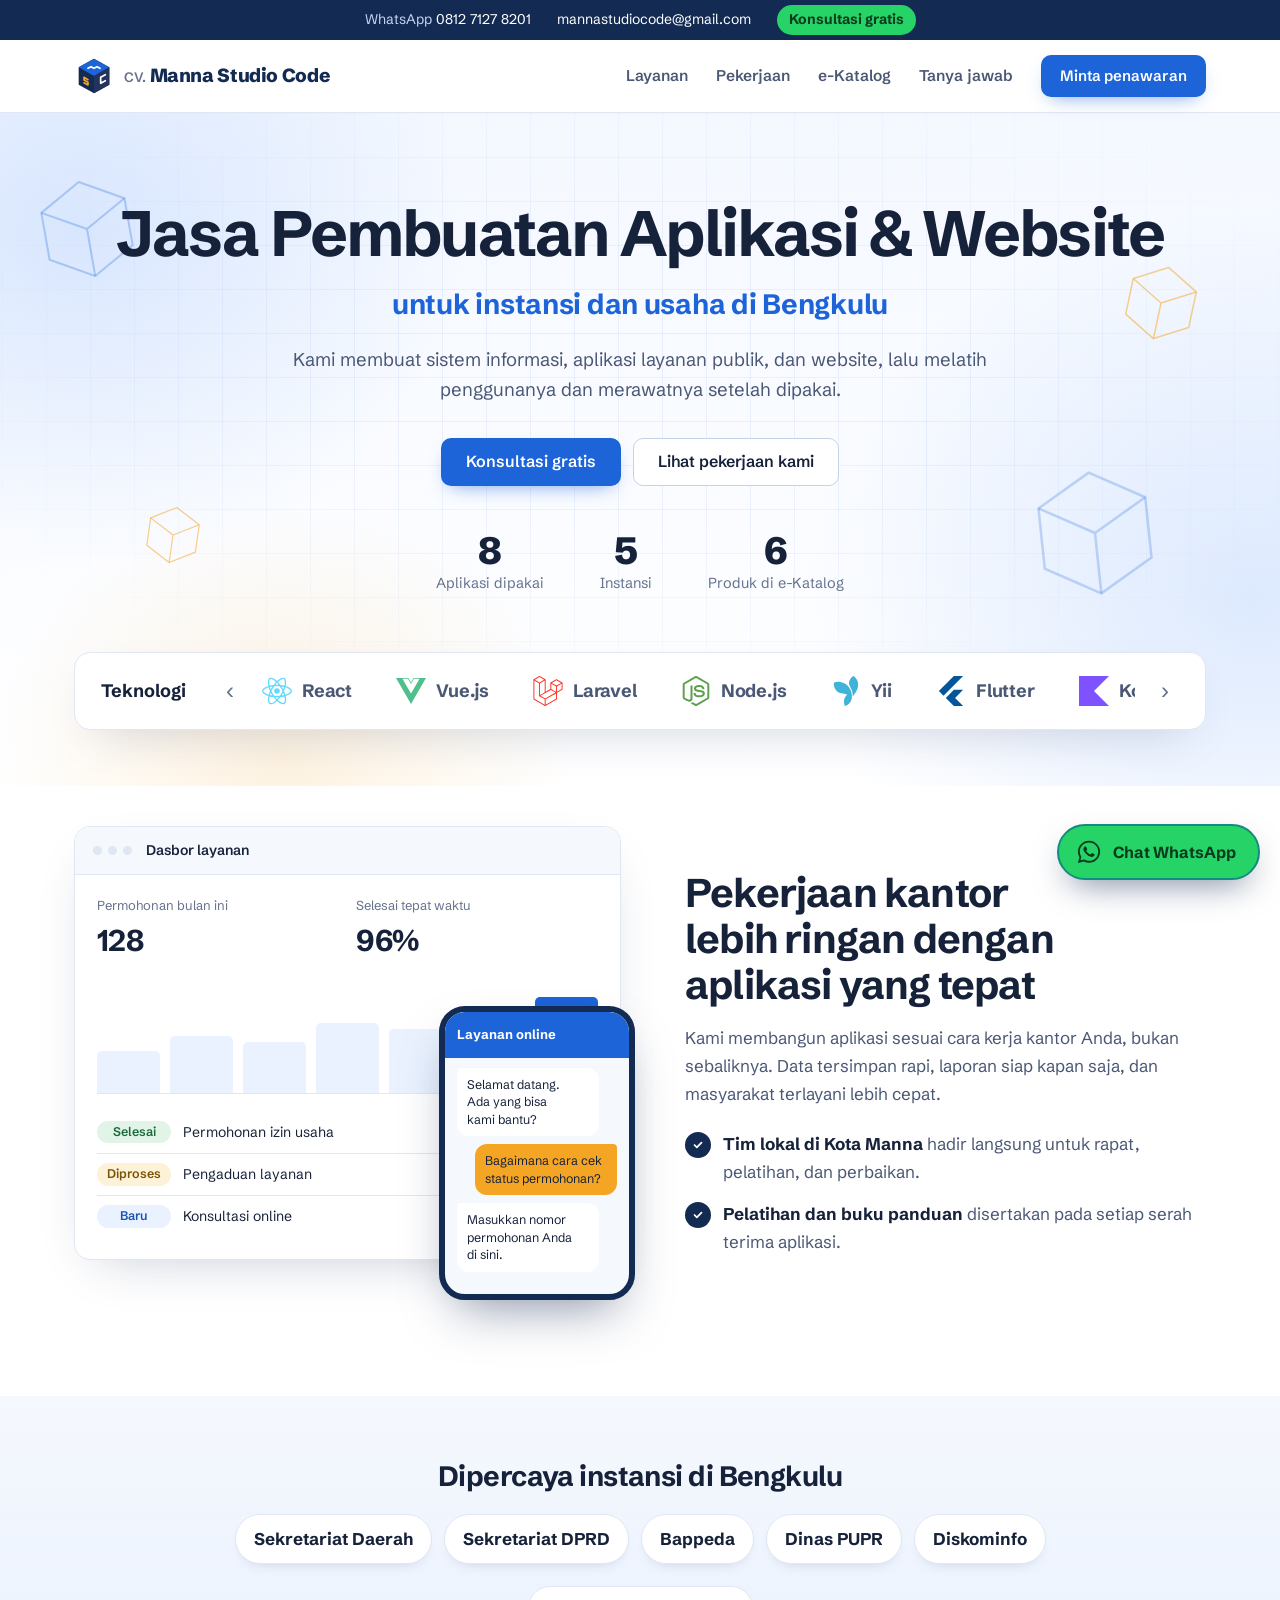
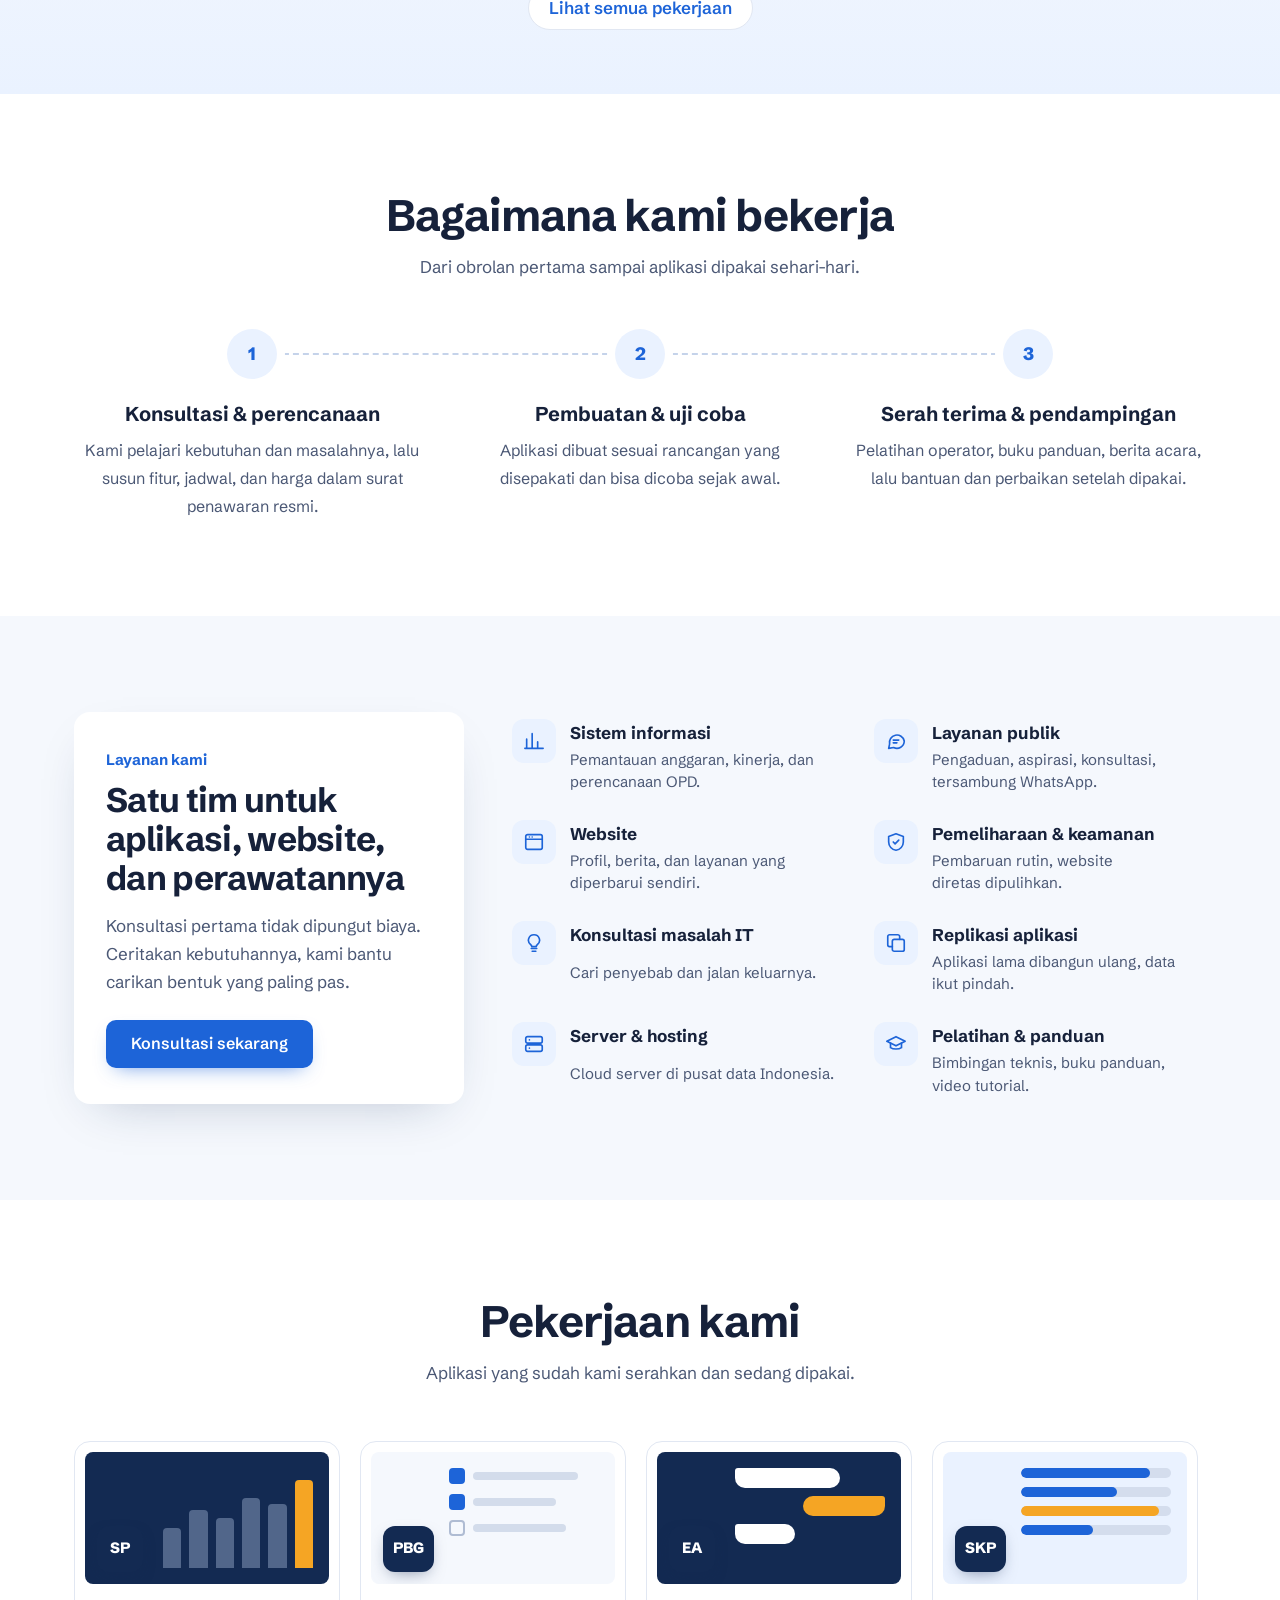
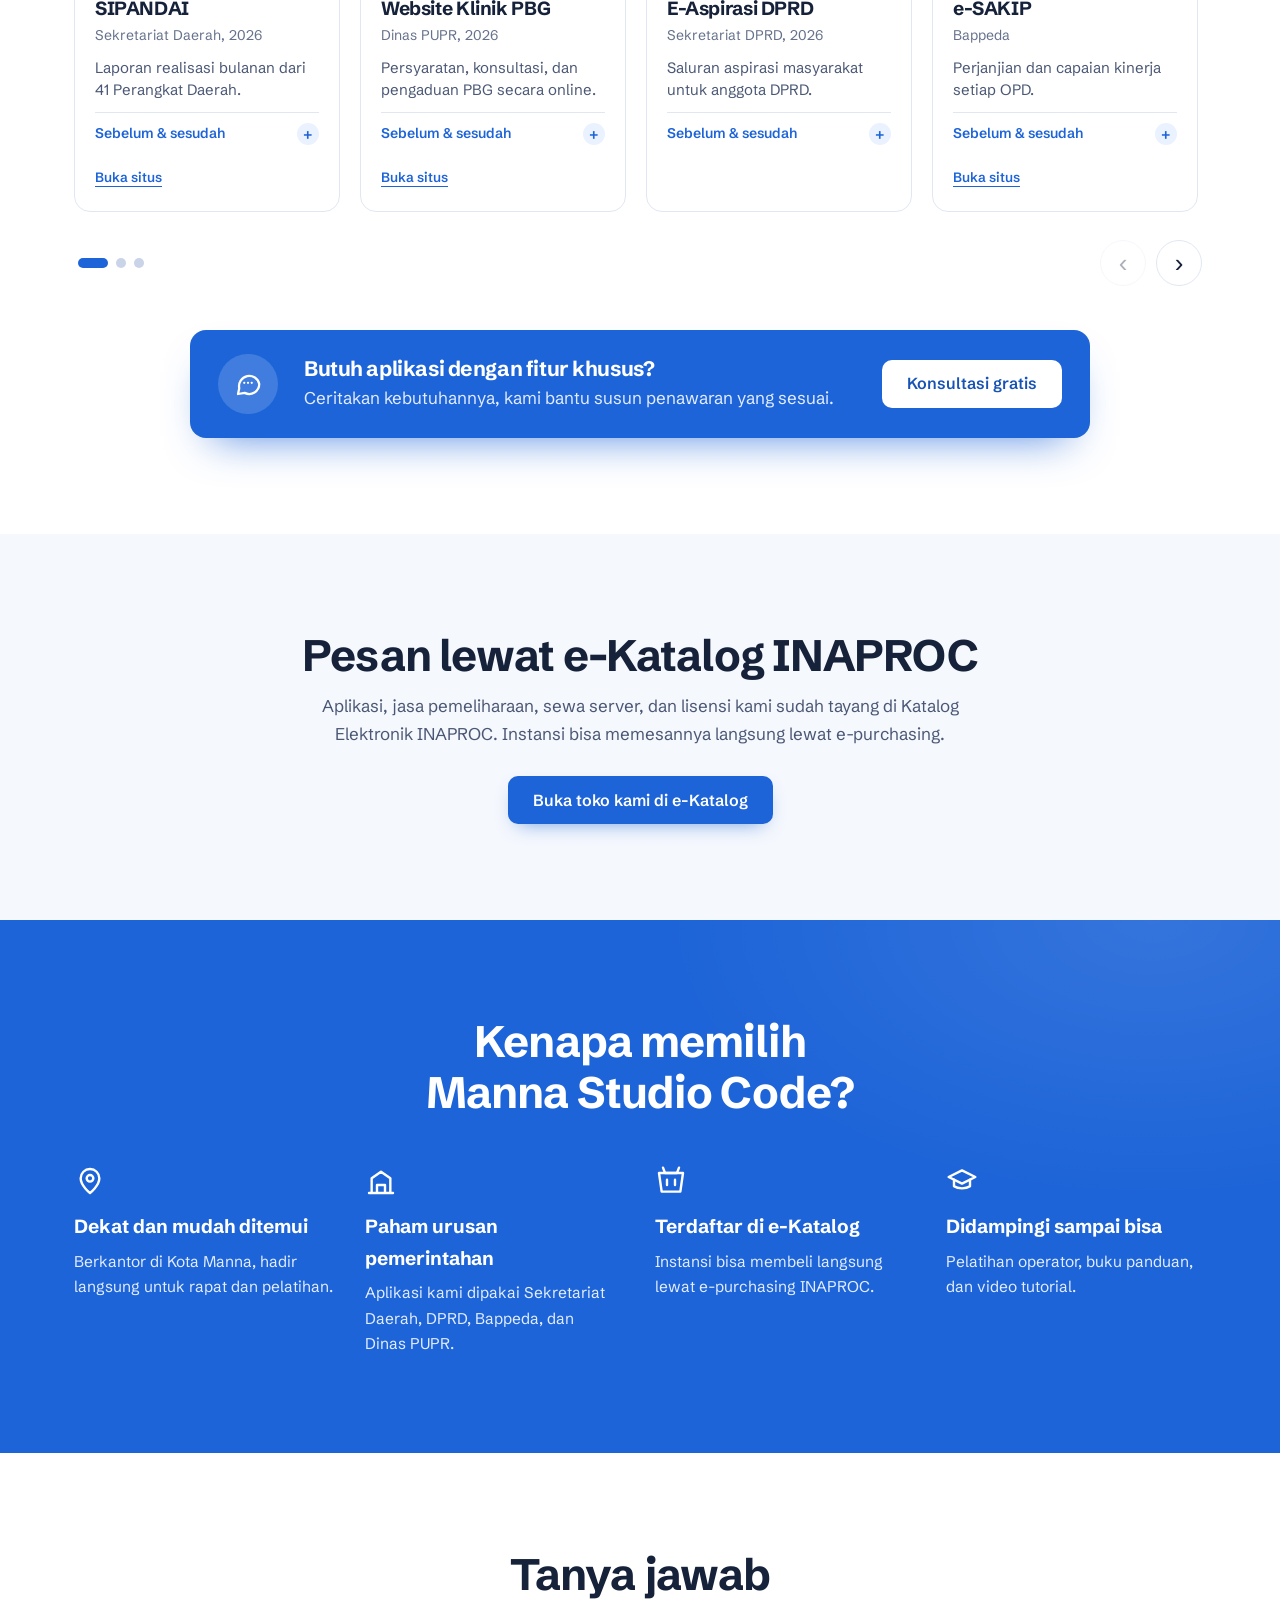
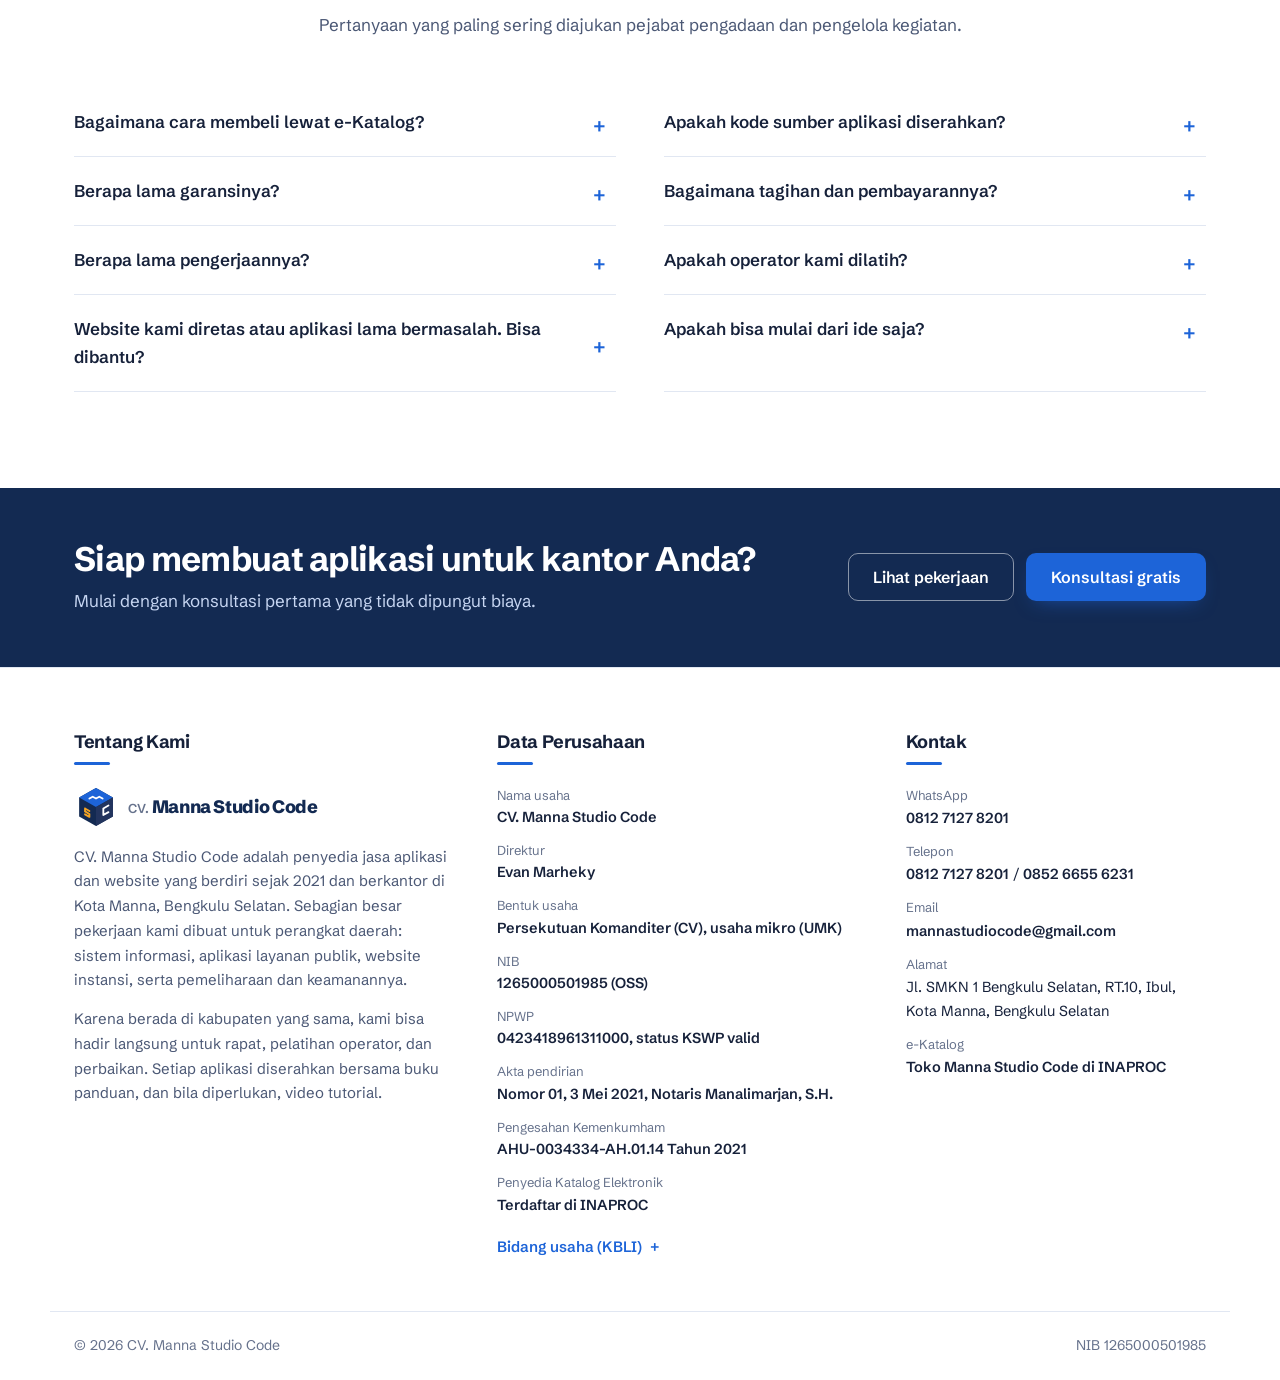
<file: index.html>
<!DOCTYPE html>
<html lang="id">
<head>
  <meta charset="utf-8">
  <meta name="viewport" content="width=device-width, initial-scale=1">
  <title>Jasa Aplikasi &amp; Website Bengkulu | Manna Studio Code</title>
  <meta name="description" content="Jasa pembuatan aplikasi, sistem informasi, dan website untuk instansi dan usaha di Bengkulu. Tim lokal Kota Manna, konsultasi pertama gratis.">
  <link rel="canonical" href="https://mannastudiocode-gif.github.io/manna-studio-code/">
  <meta name="theme-color" content="#FFFFFF">
  <link rel="icon" href="assets/msc-mark.svg" type="image/svg+xml">
  <link rel="icon" href="assets/favicon-32.png" sizes="32x32" type="image/png">
  <link rel="apple-touch-icon" href="assets/apple-touch-icon.png">
  <meta property="og:type" content="website">
  <meta property="og:locale" content="id_ID">
  <meta property="og:site_name" content="CV. Manna Studio Code">
  <meta property="og:title" content="Jasa Aplikasi &amp; Website Bengkulu | Manna Studio Code">
  <meta property="og:description" content="Aplikasi, sistem informasi, dan website untuk instansi dan usaha di Bengkulu. Konsultasi pertama gratis lewat WhatsApp.">
  <meta property="og:url" content="https://mannastudiocode-gif.github.io/manna-studio-code/">
  <meta property="og:image" content="https://mannastudiocode-gif.github.io/manna-studio-code/assets/msc-logo-og.png">
  <meta property="og:image:width" content="1200">
  <meta property="og:image:height" content="630">
  <meta name="twitter:card" content="summary_large_image">
  <script type="application/ld+json">
  {
    "@context": "https://schema.org",
    "@type": "ProfessionalService",
    "name": "CV. Manna Studio Code",
    "description": "Jasa pembuatan aplikasi, sistem informasi, dan website untuk instansi dan usaha.",
    "url": "https://mannastudiocode-gif.github.io/manna-studio-code/",
    "logo": "https://mannastudiocode-gif.github.io/manna-studio-code/assets/msc-mark-512.png",
    "image": "https://mannastudiocode-gif.github.io/manna-studio-code/assets/msc-logo-og.png",
    "telephone": ["+62-812-7127-8201", "+62-852-6655-6231"],
    "email": "mannastudiocode@gmail.com",
    "address": {
      "@type": "PostalAddress",
      "streetAddress": "Jl. SMKN 1 Bengkulu Selatan, RT.10, Ibul",
      "addressLocality": "Kota Manna",
      "addressRegion": "Bengkulu",
      "addressCountry": "ID"
    },
    "areaServed": [
      { "@type": "AdministrativeArea", "name": "Kabupaten Bengkulu Selatan" },
      { "@type": "AdministrativeArea", "name": "Provinsi Bengkulu" }
    ],
    "knowsAbout": ["Sistem informasi pemerintahan", "Aplikasi layanan publik", "Pembuatan website"],
    "sameAs": ["https://katalog.inaproc.id/manna-studio-code"]
  }
  </script>
  <link rel="preconnect" href="https://fonts.googleapis.com">
  <link rel="preconnect" href="https://fonts.gstatic.com" crossorigin>
  <link href="https://fonts.googleapis.com/css2?family=Schibsted+Grotesk:wght@400;500;600;700;800&display=swap" rel="stylesheet">
  <link rel="stylesheet" href="css/site.css">
</head>
<body>
</head>
<body>
<a class="skip" href="#isi">Langsung ke isi</a>

<!-- Bilah atas -->
<div class="bilah">
  <div class="wrap bilah-in">
    <span>WhatsApp <a href="https://wa.me/6281271278201" target="_blank" rel="noopener">0812 7127 8201</a></span>
    <span class="bilah-email"><a href="mailto:mannastudiocode@gmail.com">mannastudiocode@gmail.com</a></span>
    <a class="bilah-cta ajak-wa" href="https://wa.me/6281271278201" target="_blank" rel="noopener">Konsultasi gratis</a>
  </div>
</div>

<header class="nav">
  <div class="wrap nav-in">
    <a href="#" class="brand" aria-label="Manna Studio Code, ke atas">
      <img src="assets/msc-mark.svg" alt="" width="40" height="40" fetchpriority="high">
      <span class="brand-nama"><small>CV.</small> Manna Studio Code</span>
    </a>
    <button class="menu-btn" aria-label="Buka menu" aria-expanded="false">Menu</button>
    <nav class="links" aria-label="Utama">
      <a href="#layanan">Layanan</a>
      <a href="#pekerjaan">Pekerjaan</a>
      <a href="#katalog">e-Katalog</a>
      <a href="#tanya-jawab">Tanya jawab</a>
      <a href="https://wa.me/6281271278201" target="_blank" rel="noopener" class="btn btn-biru btn-kecil ajak-wa">Minta penawaran</a>
    </nav>
  </div>
</header>

<main id="isi">
  <!-- Pembuka -->
  <section class="hero">
    <div class="hero-hias" aria-hidden="true"><svg class="kubus k1" viewBox="0 0 120 120"><path d="M60 8l46 26v52l-46 26-46-26V34z"/><path d="M14 34l46 26 46-26M60 60v52"/></svg><svg class="kubus k2" viewBox="0 0 120 120"><path d="M60 8l46 26v52l-46 26-46-26V34z"/><path d="M14 34l46 26 46-26M60 60v52"/></svg><svg class="kubus k3" viewBox="0 0 120 120"><path d="M60 8l46 26v52l-46 26-46-26V34z"/><path d="M14 34l46 26 46-26M60 60v52"/></svg><svg class="kubus k4" viewBox="0 0 120 120"><path d="M60 8l46 26v52l-46 26-46-26V34z"/><path d="M14 34l46 26 46-26M60 60v52"/></svg></div>
    <div class="wrap hero-in">
      <h1>Jasa Pembuatan Aplikasi &amp; Website</h1>
      <p class="hero-sub">untuk instansi dan usaha di Bengkulu</p>
      <p class="lead">Kami membuat sistem informasi, aplikasi layanan publik, dan website, lalu melatih penggunanya dan merawatnya setelah dipakai.</p>
      <div class="cta">
        <a class="btn btn-biru ajak-wa" href="https://wa.me/6281271278201" target="_blank" rel="noopener">Konsultasi gratis</a>
        <a class="btn btn-garis" href="#pekerjaan">Lihat pekerjaan kami</a>
      </div>
      <dl class="angka" id="angka" aria-label="Ringkasan pekerjaan"></dl>
    </div>
    <div class="wrap">
      <div class="teknologi">
        <p>Teknologi</p>
        <button type="button" class="tek-btn tek-kiri" aria-label="Geser teknologi ke kiri">‹</button>
        <ul class="tek-daftar" aria-label="Teknologi yang kami pakai">
          <li><svg viewBox="0 0 24 24" aria-hidden="true" fill="#61DAFB"><path d="M14.23 12.004a2.236 2.236 0 0 1-2.235 2.236 2.236 2.236 0 0 1-2.236-2.236 2.236 2.236 0 0 1 2.235-2.236 2.236 2.236 0 0 1 2.236 2.236zm2.648-10.69c-1.346 0-3.107.96-4.888 2.622-1.78-1.653-3.542-2.602-4.887-2.602-.41 0-.783.093-1.106.278-1.375.793-1.683 3.264-.973 6.365C1.98 8.917 0 10.42 0 12.004c0 1.59 1.99 3.097 5.043 4.03-.704 3.113-.39 5.588.988 6.38.32.187.69.275 1.102.275 1.345 0 3.107-.96 4.888-2.624 1.78 1.654 3.542 2.603 4.887 2.603.41 0 .783-.09 1.106-.275 1.374-.792 1.683-3.263.973-6.365C22.02 15.096 24 13.59 24 12.004c0-1.59-1.99-3.097-5.043-4.032.704-3.11.39-5.587-.988-6.38-.318-.184-.688-.277-1.092-.278zm-.005 1.09v.006c.225 0 .406.044.558.127.666.382.955 1.835.73 3.704-.054.46-.142.945-.25 1.44-.96-.236-2.006-.417-3.107-.534-.66-.905-1.345-1.727-2.035-2.447 1.592-1.48 3.087-2.292 4.105-2.295zm-9.77.02c1.012 0 2.514.808 4.11 2.28-.686.72-1.37 1.537-2.02 2.442-1.107.117-2.154.298-3.113.538-.112-.49-.195-.964-.254-1.42-.23-1.868.054-3.32.714-3.707.19-.09.4-.127.563-.132zm4.882 3.05c.455.468.91.992 1.36 1.564-.44-.02-.89-.034-1.345-.034-.46 0-.915.01-1.36.034.44-.572.895-1.096 1.345-1.565zM12 8.1c.74 0 1.477.034 2.202.093.406.582.802 1.203 1.183 1.86.372.64.71 1.29 1.018 1.946-.308.655-.646 1.31-1.013 1.95-.38.66-.773 1.288-1.18 1.87-.728.063-1.466.098-2.21.098-.74 0-1.477-.035-2.202-.093-.406-.582-.802-1.204-1.183-1.86-.372-.64-.71-1.29-1.018-1.946.303-.657.646-1.313 1.013-1.954.38-.66.773-1.286 1.18-1.868.728-.064 1.466-.098 2.21-.098zm-3.635.254c-.24.377-.48.763-.704 1.16-.225.39-.435.782-.635 1.174-.265-.656-.49-1.31-.676-1.947.64-.15 1.315-.283 2.015-.386zm7.26 0c.695.103 1.365.23 2.006.387-.18.632-.405 1.282-.66 1.933-.2-.39-.41-.783-.64-1.174-.225-.392-.465-.774-.705-1.146zm3.063.675c.484.15.944.317 1.375.498 1.732.74 2.852 1.708 2.852 2.476-.005.768-1.125 1.74-2.857 2.475-.42.18-.88.342-1.355.493-.28-.958-.646-1.956-1.1-2.98.45-1.017.81-2.01 1.085-2.964zm-13.395.004c.278.96.645 1.957 1.1 2.98-.45 1.017-.812 2.01-1.086 2.964-.484-.15-.944-.318-1.37-.5-1.732-.737-2.852-1.706-2.852-2.474 0-.768 1.12-1.742 2.852-2.476.42-.18.88-.342 1.356-.494zm11.678 4.28c.265.657.49 1.312.676 1.948-.64.157-1.316.29-2.016.39.24-.375.48-.762.705-1.158.225-.39.435-.788.636-1.18zm-9.945.02c.2.392.41.783.64 1.175.23.39.465.772.705 1.143-.695-.102-1.365-.23-2.006-.386.18-.63.406-1.282.66-1.933zM17.92 16.32c.112.493.2.968.254 1.423.23 1.868-.054 3.32-.714 3.708-.147.09-.338.128-.563.128-1.012 0-2.514-.807-4.11-2.28.686-.72 1.37-1.536 2.02-2.44 1.107-.118 2.154-.3 3.113-.54zm-11.83.01c.96.234 2.006.415 3.107.532.66.905 1.345 1.727 2.035 2.446-1.595 1.483-3.092 2.295-4.11 2.295-.22-.005-.406-.05-.553-.132-.666-.38-.955-1.834-.73-3.703.054-.46.142-.944.25-1.438zm4.56.64c.44.02.89.034 1.345.034.46 0 .915-.01 1.36-.034-.44.572-.895 1.095-1.345 1.565-.455-.47-.91-.993-1.36-1.565z"/></svg><span>React</span></li>
          <li><svg viewBox="0 0 24 24" aria-hidden="true" fill="#4FC08D"><path d="M24,1.61H14.06L12,5.16,9.94,1.61H0L12,22.39ZM12,14.08,5.16,2.23H9.59L12,6.41l2.41-4.18h4.43Z"/></svg><span>Vue.js</span></li>
          <li><svg viewBox="0 0 24 24" aria-hidden="true" fill="#FF2D20"><path d="M23.642 5.43a.364.364 0 01.014.1v5.149c0 .135-.073.26-.189.326l-4.323 2.49v4.934a.378.378 0 01-.188.326L9.93 23.949a.316.316 0 01-.066.027c-.008.002-.016.008-.024.01a.348.348 0 01-.192 0c-.011-.002-.02-.008-.03-.012-.02-.008-.042-.014-.062-.025L.533 18.755a.376.376 0 01-.189-.326V2.974c0-.033.005-.066.014-.098.003-.012.01-.02.014-.032a.369.369 0 01.023-.058c.004-.013.015-.022.023-.033l.033-.045c.012-.01.025-.018.037-.027.014-.012.027-.024.041-.034H.53L5.043.05a.375.375 0 01.375 0L9.93 2.647h.002c.015.01.027.021.04.033l.038.027c.013.014.02.03.033.045.008.011.02.021.025.033.01.02.017.038.024.058.003.011.01.021.013.032.01.031.014.064.014.098v9.652l3.76-2.164V5.527c0-.033.004-.066.013-.098.003-.01.01-.02.013-.032a.487.487 0 01.024-.059c.007-.012.018-.02.025-.033.012-.015.021-.03.033-.043.012-.012.025-.02.037-.028.014-.01.026-.023.041-.032h.001l4.513-2.598a.375.375 0 01.375 0l4.513 2.598c.016.01.027.021.042.031.012.01.025.018.036.028.013.014.022.03.034.044.008.012.019.021.024.033.011.02.018.04.024.06.006.01.012.021.015.032zm-.74 5.032V6.179l-1.578.908-2.182 1.256v4.283zm-4.51 7.75v-4.287l-2.147 1.225-6.126 3.498v4.325zM1.093 3.624v14.588l8.273 4.761v-4.325l-4.322-2.445-.002-.003H5.04c-.014-.01-.025-.021-.04-.031-.011-.01-.024-.018-.035-.027l-.001-.002c-.013-.012-.021-.025-.031-.04-.01-.011-.021-.022-.028-.036h-.002c-.008-.014-.013-.031-.02-.047-.006-.016-.014-.027-.018-.043a.49.49 0 01-.008-.057c-.002-.014-.006-.027-.006-.041V5.789l-2.18-1.257zM5.23.81L1.47 2.974l3.76 2.164 3.758-2.164zm1.956 13.505l2.182-1.256V3.624l-1.58.91-2.182 1.255v9.435zm11.581-10.95l-3.76 2.163 3.76 2.163 3.759-2.164zm-.376 4.978L16.21 7.087 14.63 6.18v4.283l2.182 1.256 1.58.908zm-8.65 9.654l5.514-3.148 2.756-1.572-3.757-2.163-4.323 2.489-3.941 2.27z"/></svg><span>Laravel</span></li>
          <li><svg viewBox="0 0 24 24" aria-hidden="true" fill="#5FA04E"><path d="M11.998,24c-0.321,0-0.641-0.084-0.922-0.247l-2.936-1.737c-0.438-0.245-0.224-0.332-0.08-0.383 c0.585-0.203,0.703-0.25,1.328-0.604c0.065-0.037,0.151-0.023,0.218,0.017l2.256,1.339c0.082,0.045,0.197,0.045,0.272,0l8.795-5.076 c0.082-0.047,0.134-0.141,0.134-0.238V6.921c0-0.099-0.053-0.192-0.137-0.242l-8.791-5.072c-0.081-0.047-0.189-0.047-0.271,0 L3.075,6.68C2.99,6.729,2.936,6.825,2.936,6.921v10.15c0,0.097,0.054,0.189,0.139,0.235l2.409,1.392 c1.307,0.654,2.108-0.116,2.108-0.89V7.787c0-0.142,0.114-0.253,0.256-0.253h1.115c0.139,0,0.255,0.112,0.255,0.253v10.021 c0,1.745-0.95,2.745-2.604,2.745c-0.508,0-0.909,0-2.026-0.551L2.28,18.675c-0.57-0.329-0.922-0.945-0.922-1.604V6.921 c0-0.659,0.353-1.275,0.922-1.603l8.795-5.082c0.557-0.315,1.296-0.315,1.848,0l8.794,5.082c0.57,0.329,0.924,0.944,0.924,1.603 v10.15c0,0.659-0.354,1.273-0.924,1.604l-8.794,5.078C12.643,23.916,12.324,24,11.998,24z M19.099,13.993 c0-1.9-1.284-2.406-3.987-2.763c-2.731-0.361-3.009-0.548-3.009-1.187c0-0.528,0.235-1.233,2.258-1.233 c1.807,0,2.473,0.389,2.747,1.607c0.024,0.115,0.129,0.199,0.247,0.199h1.141c0.071,0,0.138-0.031,0.186-0.081 c0.048-0.054,0.074-0.123,0.067-0.196c-0.177-2.098-1.571-3.076-4.388-3.076c-2.508,0-4.004,1.058-4.004,2.833 c0,1.925,1.488,2.457,3.895,2.695c2.88,0.282,3.103,0.703,3.103,1.269c0,0.983-0.789,1.402-2.642,1.402 c-2.327,0-2.839-0.584-3.011-1.742c-0.02-0.124-0.126-0.215-0.253-0.215h-1.137c-0.141,0-0.254,0.112-0.254,0.253 c0,1.482,0.806,3.248,4.655,3.248C17.501,17.007,19.099,15.91,19.099,13.993z"/></svg><span>Node.js</span></li>
          <li><svg viewBox="0 0 24 24" aria-hidden="true" fill="#40B3D8"><path d="M17.8797 0c-.8433.5448-1.8054 1.509-2.3626 2.3403-1.1685 1.7424-1.4392 2.9943-.8005 4.8628.2165.6336.5761 1.2934.8362 1.873 1.0218 2.2778 2.0625 4.3279 1.8107 7.285 2.1603-2.7611 3.0147-3.8864 3.9253-6.57C22.54 6.1032 21.282 2.1322 17.8798 0M5.6417 4.6556c-1.1433.01-2.2877.2206-3.3819.6593-.2107 2.6576 1.0216 7.2303 5.5165 8.5057 1.8172.559 3.2721.4139 5.0555.8988v.0002c-.5755 1.016-1.4105 1.988-1.9082 2.9732-.4934.9764-.585 1.9434-.5391 3.0428.0462 1.1054.3017 2.1896.547 3.2644.9242-.1994 1.7287-.5405 2.4247-.9767 1.8315-1.1483 2.9383-2.9849 3.2528-4.9635 0 0 .0085-.0674.0153-.1245 0 .0057.0005.0114.0003.0171l.0054-.0617c.0003-.0049.0007-.004.001-.009.0055-.0583.0089-.1053.0137-.1605.0108-.123.0218-.2471.03-.3564.0023-.0285.0035-.0521.0055-.0797.0085-.1166.0171-.2335.023-.3358l.0014-.0338.0003-.003c.0006-.0115.0006-.0204.0013-.0318a15 15 0 0 0 .0147-.34c.003-.1062.005-.2063.0052-.2979l-.0002-.0115v-.0058a9 9 0 0 0-.0139-.5081c-.0088-.158-.0207-.3053-.0325-.4612-.081-1.0689-.2939-1.9498-.5285-2.6617a12 12 0 0 0-.1782-.5023v-.0002c-.179-.4714-.3545-.8502-.4805-1.1447a7.4 7.4 0 0 0-.2747-.5688 10 10 0 0 0-.1423-.2573c-.233-.407-.4347-.6938-.435-.6931l-.1231-.1832c-2.0257-2.8436-5.4458-4.6194-8.8755-4.5893"/></svg><span>Yii</span></li>
          <li><svg viewBox="0 0 24 24" aria-hidden="true" fill="#02569B"><path d="M14.314 0L2.3 12 6 15.7 21.684.013h-7.357zm.014 11.072L7.857 17.53l6.47 6.47H21.7l-6.46-6.468 6.46-6.46h-7.37z"/></svg><span>Flutter</span></li>
          <li><svg viewBox="0 0 24 24" aria-hidden="true" fill="#7F52FF"><path d="M24 24H0V0h24L12 12Z"/></svg><span>Kotlin</span></li>
        </ul>
        <button type="button" class="tek-btn tek-kanan" aria-label="Geser teknologi ke kanan">›</button>
      </div>
    </div>
  </section>

  <!-- Pengantar dua kolom -->
  <section class="sec pengantar">
    <div class="wrap pengantar-in">
      <figure class="ilus" aria-label="Ilustrasi tampilan aplikasi: dasbor di komputer dan layanan percakapan di ponsel">
        <div class="layar" aria-hidden="true">
          <div class="layar-atas"><span class="titik3"><i></i><i></i><i></i></span><span>Dasbor layanan</span></div>
          <div class="layar-isi">
            <div class="mini-angka">
              <div><small>Permohonan bulan ini</small><b>128</b></div>
              <div><small>Selesai tepat waktu</small><b>96%</b></div>
            </div>
            <div class="batang"><span style="--h:38%"></span><span style="--h:52%"></span><span style="--h:46%"></span><span style="--h:64%"></span><span style="--h:58%"></span><span style="--h:76%"></span><span class="aktif" style="--h:88%"></span></div>
            <ul class="daftar">
              <li><em class="ok">Selesai</em><span>Permohonan izin usaha</span></li>
              <li><em class="proses">Diproses</em><span>Pengaduan layanan</span></li>
              <li><em class="baru">Baru</em><span>Konsultasi online</span></li>
            </ul>
          </div>
        </div>
        <div class="hp" aria-hidden="true">
          <div class="hp-atas">Layanan online</div>
          <p class="gel gel-kiri">Selamat datang. Ada yang bisa kami bantu?</p>
          <p class="gel gel-kanan">Bagaimana cara cek status permohonan?</p>
          <p class="gel gel-kiri">Masukkan nomor permohonan Anda di sini.</p>
        </div>
      </figure>
      <div>
        <h2>Pekerjaan kantor lebih ringan dengan aplikasi yang tepat</h2>
        <p>Kami membangun aplikasi sesuai cara kerja kantor Anda, bukan sebaliknya. Data tersimpan rapi, laporan siap kapan saja, dan masyarakat terlayani lebih cepat.</p>
        <ul class="centang">
          <li><b>Tim lokal di Kota Manna</b> hadir langsung untuk rapat, pelatihan, dan perbaikan.</li>
          <li><b>Pelatihan dan buku panduan</b> disertakan pada setiap serah terima aplikasi.</li>
        </ul>
      </div>
    </div>
  </section>

  <!-- Klien -->
  <section class="klien" aria-labelledby="klien-judul">
    <div class="wrap klien-in">
      <h2 id="klien-judul">Dipercaya instansi di Bengkulu</h2>
      <ul id="klien-list"><li>Memuat…</li></ul>
      <a class="pil-tautan" href="#pekerjaan">Lihat semua pekerjaan</a>
    </div>
  </section>

  <!-- Proses -->
  <section class="sec">
    <div class="wrap">
      <div class="judul-tengah">
        <h2>Bagaimana kami bekerja</h2>
        <p>Dari obrolan pertama sampai aplikasi dipakai sehari-hari.</p>
      </div>
      <ol class="langkah">
        <li><b>Konsultasi &amp; perencanaan</b><span>Kami pelajari kebutuhan dan masalahnya, lalu susun fitur, jadwal, dan harga dalam surat penawaran resmi.</span></li>
        <li><b>Pembuatan &amp; uji coba</b><span>Aplikasi dibuat sesuai rancangan yang disepakati dan bisa dicoba sejak awal.</span></li>
        <li><b>Serah terima &amp; pendampingan</b><span>Pelatihan operator, buku panduan, berita acara, lalu bantuan dan perbaikan setelah dipakai.</span></li>
      </ol>
    </div>
  </section>

  <!-- Layanan -->
  <section id="layanan" class="sec sec-kabut">
    <div class="wrap layanan-in">
      <div class="layanan-kartu">
        <p class="kecil">Layanan kami</p>
        <h2>Satu tim untuk aplikasi, website, dan perawatannya</h2>
        <p>Konsultasi pertama tidak dipungut biaya. Ceritakan kebutuhannya, kami bantu carikan bentuk yang paling pas.</p>
        <a class="btn btn-biru ajak-wa" href="https://wa.me/6281271278201" target="_blank" rel="noopener">Konsultasi sekarang</a>
      </div>
      <ul class="layanan-grid">
        <li><span class="ikon"><svg viewBox="0 0 24 24" fill="none" stroke="currentColor" stroke-width="1.8" stroke-linecap="round" stroke-linejoin="round" aria-hidden="true"><path d="M4 20V10M10 20V4M16 20v-7M22 20H2"/></svg></span><b>Sistem informasi</b><span>Pemantauan anggaran, kinerja, dan perencanaan OPD.</span></li>
        <li><span class="ikon"><svg viewBox="0 0 24 24" fill="none" stroke="currentColor" stroke-width="1.8" stroke-linecap="round" stroke-linejoin="round" aria-hidden="true"><path d="M21 12a8 8 0 0 1-11.6 7.1L4 20l1-4.6A8 8 0 1 1 21 12z"/><path d="M9 11h6M9 14h4"/></svg></span><b>Layanan publik</b><span>Pengaduan, aspirasi, konsultasi, tersambung WhatsApp.</span></li>
        <li><span class="ikon"><svg viewBox="0 0 24 24" fill="none" stroke="currentColor" stroke-width="1.8" stroke-linecap="round" stroke-linejoin="round" aria-hidden="true"><rect x="3" y="4" width="18" height="16" rx="2"/><path d="M3 9h18M7 6.5h.01M10 6.5h.01"/></svg></span><b>Website</b><span>Profil, berita, dan layanan yang diperbarui sendiri.</span></li>
        <li><span class="ikon"><svg viewBox="0 0 24 24" fill="none" stroke="currentColor" stroke-width="1.8" stroke-linecap="round" stroke-linejoin="round" aria-hidden="true"><path d="M12 3l8 3v6c0 4.6-3.4 8.3-8 9-4.6-.7-8-4.4-8-9V6z"/><path d="M9 12l2 2 4-4"/></svg></span><b>Pemeliharaan &amp; keamanan</b><span>Pembaruan rutin, website diretas dipulihkan.</span></li>
        <li><span class="ikon"><svg viewBox="0 0 24 24" fill="none" stroke="currentColor" stroke-width="1.8" stroke-linecap="round" stroke-linejoin="round" aria-hidden="true"><path d="M9 18h6M10 21h4"/><path d="M12 3a6 6 0 0 0-3.5 10.9c.6.4 1 1.1 1 1.9V16h5v-.2c0-.8.4-1.5 1-1.9A6 6 0 0 0 12 3z"/></svg></span><b>Konsultasi masalah IT</b><span>Cari penyebab dan jalan keluarnya.</span></li>
        <li><span class="ikon"><svg viewBox="0 0 24 24" fill="none" stroke="currentColor" stroke-width="1.8" stroke-linecap="round" stroke-linejoin="round" aria-hidden="true"><rect x="8" y="8" width="13" height="13" rx="2"/><path d="M16 8V5a2 2 0 0 0-2-2H5a2 2 0 0 0-2 2v9a2 2 0 0 0 2 2h3"/></svg></span><b>Replikasi aplikasi</b><span>Aplikasi lama dibangun ulang, data ikut pindah.</span></li>
        <li><span class="ikon"><svg viewBox="0 0 24 24" fill="none" stroke="currentColor" stroke-width="1.8" stroke-linecap="round" stroke-linejoin="round" aria-hidden="true"><rect x="3" y="4" width="18" height="7" rx="2"/><rect x="3" y="13" width="18" height="7" rx="2"/><path d="M7 7.5h.01M7 16.5h.01"/></svg></span><b>Server &amp; hosting</b><span>Cloud server di pusat data Indonesia.</span></li>
        <li><span class="ikon"><svg viewBox="0 0 24 24" fill="none" stroke="currentColor" stroke-width="1.8" stroke-linecap="round" stroke-linejoin="round" aria-hidden="true"><path d="M2 9l10-5 10 5-10 5z"/><path d="M6 11v5c3 2 9 2 12 0v-5"/></svg></span><b>Pelatihan &amp; panduan</b><span>Bimbingan teknis, buku panduan, video tutorial.</span></li>
      </ul>
    </div>
  </section>

  <!-- Pekerjaan -->
  <section id="pekerjaan" class="sec">
    <div class="wrap">
      <div class="judul-tengah">
        <h2>Pekerjaan kami</h2>
        <p>Aplikasi yang sudah kami serahkan dan sedang dipakai.</p>
      </div>
      <div class="geser" aria-roledescription="carousel" aria-label="Pekerjaan kami">
        <div class="porto" id="porto-list" tabindex="0" aria-label="Daftar pekerjaan, bisa digeser"><p class="muted">Memuat…</p></div>
        <div class="geser-kendali">
          <div class="geser-titik" role="group" aria-label="Pilih halaman"></div>
          <div class="geser-tombol">
            <button type="button" class="geser-btn geser-kiri" aria-label="Pekerjaan sebelumnya" disabled>‹</button>
            <button type="button" class="geser-btn geser-kanan" aria-label="Pekerjaan berikutnya">›</button>
          </div>
        </div>
      </div>

      <div class="ajak-kotak">
        <span class="ajak-ikon" aria-hidden="true"><svg viewBox="0 0 24 24" fill="none" stroke="currentColor" stroke-width="1.8" stroke-linecap="round" stroke-linejoin="round"><path d="M21 12a8 8 0 0 1-11.6 7.1L4 20l1-4.6A8 8 0 1 1 21 12z"/><path d="M9 11h.01M12 11h.01M15 11h.01"/></svg></span>
        <div>
          <h3>Butuh aplikasi dengan fitur khusus?</h3>
          <p>Ceritakan kebutuhannya, kami bantu susun penawaran yang sesuai.</p>
        </div>
        <a class="btn btn-putih ajak-wa" href="https://wa.me/6281271278201" target="_blank" rel="noopener">Konsultasi gratis</a>
      </div>
    </div>
  </section>

  <!-- e-Katalog -->
  <section id="katalog" class="sec sec-kabut">
    <div class="wrap judul-tengah">
      <h2>Pesan lewat e-Katalog INAPROC</h2>
      <p>Aplikasi, jasa pemeliharaan, sewa server, dan lisensi kami sudah tayang di Katalog Elektronik INAPROC. Instansi bisa memesannya langsung lewat e-purchasing.</p>
      <p class="katalog-cari"><a class="btn btn-biru" href="https://katalog.inaproc.id/manna-studio-code" target="_blank" rel="noopener">Buka toko kami di e-Katalog</a></p>
    </div>
  </section>

  <!-- Keunggulan -->
  <section class="unggul" aria-labelledby="unggul-judul">
    <div class="wrap">
      <div class="judul-tengah">
        <h2 id="unggul-judul">Kenapa memilih Manna Studio Code?</h2>
      </div>
      <ul class="unggul-grid">
        <li><svg viewBox="0 0 24 24" fill="none" stroke="currentColor" stroke-width="1.8" stroke-linecap="round" stroke-linejoin="round" aria-hidden="true"><path d="M12 21s-7-5.4-7-11a7 7 0 0 1 14 0c0 5.6-7 11-7 11z"/><circle cx="12" cy="10" r="2.5"/></svg><b>Dekat dan mudah ditemui</b><span>Berkantor di Kota Manna, hadir langsung untuk rapat dan pelatihan.</span></li>
        <li><svg viewBox="0 0 24 24" fill="none" stroke="currentColor" stroke-width="1.8" stroke-linecap="round" stroke-linejoin="round" aria-hidden="true"><path d="M3 21h18M5 21V10l7-5 7 5v11M9 21v-6h6v6"/></svg><b>Paham urusan pemerintahan</b><span>Aplikasi kami dipakai Sekretariat Daerah, DPRD, Bappeda, dan Dinas PUPR.</span></li>
        <li><svg viewBox="0 0 24 24" fill="none" stroke="currentColor" stroke-width="1.8" stroke-linecap="round" stroke-linejoin="round" aria-hidden="true"><path d="M6 2l1.5 4h9L18 2"/><path d="M3 6h18l-2 14H5z"/><path d="M9 11v4M15 11v4"/></svg><b>Terdaftar di e-Katalog</b><span>Instansi bisa membeli langsung lewat e-purchasing INAPROC.</span></li>
        <li><svg viewBox="0 0 24 24" fill="none" stroke="currentColor" stroke-width="1.8" stroke-linecap="round" stroke-linejoin="round" aria-hidden="true"><path d="M2 9l10-5 10 5-10 5z"/><path d="M6 11v5c3 2 9 2 12 0v-5"/></svg><b>Didampingi sampai bisa</b><span>Pelatihan operator, buku panduan, dan video tutorial.</span></li>
      </ul>
    </div>
  </section>

  <!-- Tanya jawab -->
  <section id="tanya-jawab" class="sec">
    <div class="wrap">
      <div class="judul-tengah">
        <h2>Tanya jawab</h2>
        <p>Pertanyaan yang paling sering diajukan pejabat pengadaan dan pengelola kegiatan.</p>
      </div>
      <div class="faq">
        <details>
          <summary>Bagaimana cara membeli lewat e-Katalog?</summary>
          <p>Buka <a href="https://katalog.inaproc.id/manna-studio-code" target="_blank" rel="noopener">toko Manna Studio Code di Katalog Elektronik INAPROC</a>, pilih produknya, lalu pesan lewat e-purchasing seperti produk katalog lainnya. Kalau kebutuhan Anda berbeda dari produk yang tayang, hubungi kami untuk penawaran tersendiri.</p>
        </details>
        <details>
          <summary>Apakah kode sumber aplikasi diserahkan?</summary>
          <p>Ya. Untuk aplikasi pengendalian pembangunan dan jasa replikasi aplikasi, kode sumber diserahkan kepada instansi. Untuk pekerjaan lain, ketentuannya dicantumkan dalam surat penawaran.</p>
        </details>
        <details>
          <summary>Berapa lama garansinya?</summary>
          <p>Aplikasi pengendalian pembangunan bergaransi 6 bulan, dan jasa replikasi aplikasi bergaransi perbaikan 12 bulan. Masa garansi pekerjaan lain dicantumkan dalam surat penawaran.</p>
        </details>
        <details>
          <summary>Bagaimana tagihan dan pembayarannya?</summary>
          <p>Invoice dibuat atas nama CV. Manna Studio Code dengan rincian harga dan pajak sesuai ketentuan. Pembayaran ditransfer ke rekening Bank Bengkulu atas nama CV. Manna Studio Code yang tercantum di invoice. Kami tidak pernah meminta pembayaran ke rekening pribadi.</p>
        </details>
        <details>
          <summary>Berapa lama pengerjaannya?</summary>
          <p>Tergantung lingkup pekerjaan. Jadwal rinci dicantumkan dalam surat penawaran, dan aplikasi bisa dicoba sejak awal pembuatan.</p>
        </details>
        <details>
          <summary>Apakah operator kami dilatih?</summary>
          <p>Ya. Setiap serah terima disertai pelatihan operator dan buku panduan. Untuk SIPANDAI dan Klinik PBG kami juga membuat video tutorial.</p>
        </details>
        <details>
          <summary>Website kami diretas atau aplikasi lama bermasalah. Bisa dibantu?</summary>
          <p>Bisa. Kami menangani pembersihan malware, penutupan celah keamanan, dan pemulihan website yang diretas, serta pemeliharaan rutin sesudahnya. Untuk kejadian mendesak, hubungi kami lewat WhatsApp.</p>
        </details>
        <details>
          <summary>Apakah bisa mulai dari ide saja?</summary>
          <p>Bisa. Ceritakan masalah yang ingin diselesaikan, kami bantu menyusun rancangan kebutuhannya bersama Anda.</p>
        </details>
      </div>
    </div>
  </section>

  <!-- Pita navy -->
  <section class="pita" aria-labelledby="pita-judul">
    <div class="wrap pita-in">
      <div>
        <h2 id="pita-judul">Siap membuat aplikasi untuk kantor Anda?</h2>
        <p>Mulai dengan konsultasi pertama yang tidak dipungut biaya.</p>
      </div>
      <div class="pita-btn">
        <a class="btn btn-garis-putih" href="#pekerjaan">Lihat pekerjaan</a>
        <a class="btn btn-biru ajak-wa" href="https://wa.me/6281271278201" target="_blank" rel="noopener">Konsultasi gratis</a>
      </div>
    </div>
  </section>

  <!-- Isian formulir penawaran (ditampilkan di popup WhatsApp) -->
  <template id="isian-penawaran">
        <label>Nama<input name="nama" autocomplete="name" required></label>
        <label>Instansi atau usaha<input name="instansi" autocomplete="organization" required placeholder="mis. Dinas Pendidikan"></label>
        <label>Kebutuhan
          <select name="kebutuhan" required>
            <option value="">Pilih kebutuhan…</option>
            <option>Aplikasi atau sistem informasi baru</option>
            <option>Website instansi atau usaha</option>
            <option>Pemeliharaan dan keamanan</option>
            <option>Konsultasi masalah IT</option>
            <option>Replikasi aplikasi lama</option>
            <option>Server dan hosting</option>
            <option>Pembelian lewat e-Katalog</option>
            <option>Lainnya</option>
          </select>
        </label>
        <label>Keterangan singkat<textarea name="keterangan" rows="3" placeholder="Apa yang ingin diselesaikan, dan kapan dibutuhkan…"></textarea></label>
  </template>
</main>

<footer class="foot">
  <div class="wrap foot-grid">
    <div id="tentang">
      <h2>Tentang Kami</h2>
      <p class="foot-merek"><img src="assets/msc-mark.svg" alt="" width="44" height="44" loading="lazy"><span><small>CV.</small> Manna Studio Code</span></p>
      <div id="tentang-isi"><p class="muted">Memuat…</p></div>
    </div>
    <div>
      <h2>Data Perusahaan</h2>
      <div id="data-perusahaan"><p class="muted">Memuat…</p></div>
    </div>
    <div>
      <h2>Kontak</h2>
      <ul class="foot-kontak">
        <li><span>WhatsApp</span><a href="https://wa.me/6281271278201" target="_blank" rel="noopener">0812 7127 8201</a></li>
        <li><span>Telepon</span><p><a href="tel:+6281271278201">0812 7127 8201</a> / <a href="tel:+6285266556231">0852 6655 6231</a></p></li>
        <li><span>Email</span><a href="mailto:mannastudiocode@gmail.com">mannastudiocode@gmail.com</a></li>
        <li><span>Alamat</span>Jl. SMKN 1 Bengkulu Selatan, RT.10, Ibul, Kota Manna, Bengkulu Selatan</li>
        <li><span>e-Katalog</span><a href="https://katalog.inaproc.id/manna-studio-code" target="_blank" rel="noopener">Toko Manna Studio Code di INAPROC</a></li>
      </ul>
    </div>
  </div>
  <div class="wrap foot-bawah">
    <span>© <span id="th"></span> CV. Manna Studio Code</span>
    <span>NIB 1265000501985</span>
  </div>
</footer>

<script src="js/site.js"></script>
</body>
</html>
</file>
<file: css/site.css>
/* ==========================================================================
   Website CV. Manna Studio Code
   Nuansa terang dan lapang, aksen biru cerah. Susunan: pembuka di tengah,
   pita teknologi, pengantar dua kolom, klien, proses, layanan, portofolio
   bergeser, e-Katalog, pita keunggulan, tanya jawab, pita ajakan, kontak.
   ========================================================================== */

/* ---------- Token ---------- */
:root {
  --biru: #1D64D8;          /* tombol & tautan: putih di atasnya 5,4:1 */
  --biru-tua: #1752B5;
  --biru-cerah: #3B82F6;    /* hanya dekorasi */
  --biru-muda: #EAF2FF;
  --navy: #132A52;
  --amber: #F5A524;         /* hanya latar dengan teks gelap (7,8:1) */
  --tinta: #16213A;
  --tinta-2: #4B5875;
  --redup: #66728C;
  --putih: #FFFFFF;
  --kabut: #F5F8FD;
  --garis: #E1E7F2;
  --muda-di-gelap: #C7D6F2;

  --huruf: 'Schibsted Grotesk', 'Segoe UI', Arial, sans-serif;
  --lebar: 1180px;
  --tepi: 24px;
  --jarak: 96px;
  --sudut: 10px;
  --sudut-besar: 16px;
  --bayang: 0 18px 50px -24px rgba(19, 42, 82, .28);
}

/* ---------- Dasar ---------- */
*, *::before, *::after { box-sizing: border-box; }
html { scroll-behavior: smooth; scroll-padding-top: 90px; -webkit-text-size-adjust: 100%; }
body { margin: 0; background: var(--putih); color: var(--tinta); font: 400 17px/1.65 var(--huruf); touch-action: manipulation; -webkit-font-smoothing: antialiased; }
h1, h2, h3 { margin: 0; font-weight: 700; letter-spacing: -0.02em; line-height: 1.15; text-wrap: balance; }
p, li, dd { text-wrap: pretty; overflow-wrap: break-word; }
img { display: block; max-width: 100%; height: auto; }
a { color: var(--biru); }
ul, ol, dl { margin: 0; padding: 0; }
figure { margin: 0; }
:focus-visible { outline: 3px solid var(--biru-cerah); outline-offset: 3px; }
@media (prefers-reduced-motion: reduce) { html { scroll-behavior: auto; } }

.wrap { width: 100%; max-width: var(--lebar); margin-inline: auto; padding-inline: var(--tepi); }
.muted { color: var(--redup); }
.skip { position: absolute; left: 16px; top: -64px; z-index: 60; padding: 10px 16px; border-radius: var(--sudut); background: var(--biru); color: #fff; font-weight: 700; text-decoration: none; }
.skip:focus { top: 12px; }
.sr { position: absolute; width: 1px; height: 1px; overflow: hidden; clip: rect(0 0 0 0); white-space: nowrap; }

/* ---------- Tombol ---------- */
.btn {
  display: inline-flex; align-items: center; justify-content: center;
  min-height: 48px; padding: 12px 24px;
  border: 1.5px solid transparent; border-radius: var(--sudut);
  font: 600 16px/1.2 var(--huruf); text-decoration: none; cursor: pointer;
  transition-property: background-color, color, border-color, transform, box-shadow; transition-duration: .15s;
}
.btn:active { transform: scale(.97); }
.btn-biru { background: var(--biru); color: #fff; box-shadow: 0 8px 20px -10px rgba(29, 100, 216, .7); }
.btn-biru:hover { background: var(--biru-tua); }
.btn-garis { border-color: #C5D3EA; color: var(--tinta); background: var(--putih); }
.btn-garis:hover { border-color: var(--biru); color: var(--biru); }
.btn-putih { background: var(--putih); color: var(--biru-tua); }
.btn-putih:hover { background: var(--biru-muda); }
.btn-garis-putih { border-color: rgba(255, 255, 255, .5); color: #fff; }
.btn-garis-putih:hover { border-color: #fff; background: rgba(255, 255, 255, .08); }
.btn-kecil { min-height: 42px; padding: 8px 18px; font-size: 15px; }

/* ---------- Bilah atas & navigasi ---------- */
.bilah { background: var(--navy); color: var(--muda-di-gelap); font-size: 14px; }
.bilah-in { display: flex; align-items: center; justify-content: center; gap: 8px 26px; min-height: 40px; flex-wrap: wrap; }
.bilah a { color: #fff; text-decoration: none; }
.bilah a:hover { text-decoration: underline; }
.bilah a.bilah-cta { padding: 3px 12px; border-radius: 99px; background: #25D366; color: #0B3B1F; font-weight: 700; }

.nav { position: sticky; top: 0; z-index: 30; background: rgba(255, 255, 255, .96); backdrop-filter: blur(8px); border-bottom: 1px solid var(--garis); }
.nav-in { display: flex; align-items: center; justify-content: space-between; gap: 24px; height: 72px; }
.brand { display: flex; align-items: center; gap: 10px; flex-shrink: 0; min-height: 44px; color: var(--navy); text-decoration: none; }
.brand img { width: 40px; height: 40px; }
.brand-nama { font-size: 19px; font-weight: 800; letter-spacing: -0.02em; white-space: nowrap; }
.brand-nama small, .foot-merek small { color: var(--redup); font-size: .72em; font-weight: 600; letter-spacing: 0; }
.foot-merek { display: flex; align-items: center; gap: 10px; margin: 0 0 16px; color: var(--navy); font-size: 18px; font-weight: 800; letter-spacing: -0.02em; }
@media (max-width: 1040px) { .brand-nama small { display: none; } .links { gap: 18px; } .links a:not(.btn) { font-size: 15px; } }
@media (max-width: 400px) { .brand { gap: 8px; } .brand-nama { font-size: 15.5px; } .brand img { width: 32px; height: 32px; } .menu-btn { padding: 0 12px; } }
.links { display: flex; align-items: center; gap: 28px; }
.links a:not(.btn) { display: inline-flex; align-items: center; min-height: 44px; color: var(--tinta-2); font-size: 15.5px; font-weight: 600; text-decoration: none; }
.links a:not(.btn):hover { color: var(--biru); }
.menu-btn { display: none; min-height: 44px; padding: 0 16px; border: 1.5px solid var(--garis); border-radius: var(--sudut); background: none; color: var(--tinta); font: 600 15px var(--huruf); cursor: pointer; }

/* ---------- Pembuka ---------- */
.hero {
  position: relative; overflow: hidden; isolation: isolate;
  padding: 84px 0 56px; text-align: center;
  background:
    radial-gradient(560px 480px at 6% 18%, rgba(59, 130, 246, .16), transparent 70%),
    radial-gradient(640px 560px at 98% 72%, rgba(59, 130, 246, .16), transparent 70%),
    radial-gradient(420px 360px at 22% 96%, rgba(245, 165, 36, .14), transparent 70%),
    linear-gradient(180deg, #F4F8FF 0%, var(--putih) 100%);
}
/* Latar: kisi halus seperti kertas rancangan, memudar ke tepi */
.hero::before {
  content: ''; position: absolute; inset: 0; z-index: -1;
  background-image:
    linear-gradient(rgba(29, 100, 216, .07) 1px, transparent 1px),
    linear-gradient(90deg, rgba(29, 100, 216, .07) 1px, transparent 1px);
  background-size: 44px 44px;
  background-position: center top;
  -webkit-mask-image: radial-gradient(ellipse 75% 70% at 50% 40%, #000 30%, transparent 80%);
  mask-image: radial-gradient(ellipse 75% 70% at 50% 40%, #000 30%, transparent 80%);
}
/* Kubus garis (dari logo) di sisi kiri & kanan */
.hero-hias { position: absolute; inset: 0; z-index: -1; pointer-events: none; }
.hero-hias .kubus { position: absolute; fill: none; stroke-width: 2.2; stroke-linejoin: round; }
.hero-hias .k1 { left: 2.5%; top: 9%; width: 110px; stroke: rgba(29, 100, 216, .28); transform: rotate(-10deg); }
.hero-hias .k2 { left: 11%; top: 58%; width: 64px; stroke: rgba(245, 165, 36, .55); transform: rotate(8deg); }
.hero-hias .k3 { right: 6%; top: 22%; width: 84px; stroke: rgba(245, 165, 36, .5); transform: rotate(12deg); }
.hero-hias .k4 { right: 9%; top: 52%; width: 140px; stroke: rgba(29, 100, 216, .24); transform: rotate(-6deg); }
@media (max-width: 1040px) { .hero-hias .k2, .hero-hias .k3 { display: none; } .hero-hias .k1 { left: -30px; width: 90px; } .hero-hias .k4 { right: -40px; width: 110px; } }
@media (max-width: 560px) { .hero-hias { display: none; } }
.hero h1 { font-size: clamp(36px, 5.6vw, 64px); letter-spacing: -0.03em; }
.hero-sub { margin: 10px 0 0; color: var(--biru); font-size: clamp(20px, 2.4vw, 28px); font-weight: 700; letter-spacing: -0.01em; }
.lead { max-width: 40em; margin: 18px auto 32px; color: var(--tinta-2); font-size: 18.5px; }
.cta { display: flex; flex-wrap: wrap; justify-content: center; gap: 12px; }
.angka { display: flex; flex-wrap: wrap; justify-content: center; gap: 14px 56px; margin-top: 44px; }
.angka:empty { display: none; }
.angka div { display: flex; flex-direction: column-reverse; align-items: center; }
.angka dt { color: var(--redup); font-size: 14.5px; }
.angka dd { margin: 0; color: var(--tinta); font-size: 38px; font-weight: 800; line-height: 1.1; letter-spacing: -0.02em; }

.teknologi { display: flex; align-items: center; gap: 10px; margin-top: 56px; padding: 18px 20px; border: 1px solid var(--garis); border-radius: var(--sudut-besar); background: var(--putih); box-shadow: var(--bayang); }
.teknologi > p { flex-shrink: 0; margin: 0 14px 0 6px; color: var(--tinta); font-size: 18px; font-weight: 700; }
.tek-daftar { display: flex; gap: 44px; flex: 1; min-width: 0; overflow-x: auto; scrollbar-width: none; list-style: none; padding: 4px 2px; }
.tek-daftar::-webkit-scrollbar { display: none; }
.tek-daftar li { flex-shrink: 0; }
.tek-btn { flex-shrink: 0; display: grid; place-items: center; width: 40px; height: 40px; border: 0; border-radius: 50%; background: none; color: var(--redup); font-size: 24px; line-height: 1; cursor: pointer; transition: background-color .15s, transform .15s; }
.tek-btn:hover { background: var(--kabut); color: var(--tinta); }
.tek-btn:active { transform: scale(.94); }
.tek-daftar li { display: flex; align-items: center; gap: 10px; }
.tek-daftar svg { width: 30px; height: 30px; flex-shrink: 0; }
.tek-daftar span { color: var(--tinta-2); font-size: 18px; font-weight: 700; letter-spacing: -0.01em; white-space: nowrap; }

/* ---------- Bagian umum ---------- */
.sec { padding: var(--jarak) 0; }
.sec-kabut { background: var(--kabut); }
.judul-tengah { max-width: 44em; margin: 0 auto 48px; text-align: center; }
.judul-tengah h2 { font-size: clamp(30px, 3.6vw, 44px); }
.judul-tengah p { margin: 12px 0 0; color: var(--tinta-2); }
.kecil { margin: 0 0 8px; color: var(--biru); font-size: 15px; font-weight: 700; }

/* ---------- Pengantar dua kolom ---------- */
.pengantar { padding-top: 40px; }
.pengantar-in { display: grid; grid-template-columns: minmax(0, 1.05fr) minmax(0, 1fr); gap: 64px; align-items: center; }
.pengantar h2 { font-size: clamp(28px, 3.2vw, 40px); }
.pengantar-in > div > p { margin: 16px 0 22px; color: var(--tinta-2); }
.centang { display: grid; gap: 14px; list-style: none; }
.centang li { position: relative; padding-left: 38px; color: var(--tinta-2); }
.centang li::before { content: ''; position: absolute; left: 0; top: 2px; width: 26px; height: 26px; border-radius: 50%; background: var(--navy) url("data:image/svg+xml,%3Csvg xmlns='http://www.w3.org/2000/svg' viewBox='0 0 24 24' fill='none' stroke='white' stroke-width='3' stroke-linecap='round' stroke-linejoin='round'%3E%3Cpath d='M6 12l4 4 8-8'/%3E%3C/svg%3E") center / 14px no-repeat; }
.centang b { color: var(--tinta); }

/* Ilustrasi dasbor + ponsel */
.ilus { position: relative; padding: 0 0 40px 0; }
.layar { overflow: hidden; border: 1px solid var(--garis); border-radius: var(--sudut-besar); background: var(--putih); box-shadow: var(--bayang); }
.layar-atas { display: flex; align-items: center; gap: 14px; padding: 12px 18px; border-bottom: 1px solid var(--garis); background: var(--kabut); font-size: 14px; font-weight: 600; }
.titik3 { display: flex; gap: 6px; }
.titik3 i { width: 9px; height: 9px; border-radius: 50%; background: var(--garis); }
.layar-isi { padding: 20px 22px 22px; }
.mini-angka { display: grid; grid-template-columns: 1fr 1fr; gap: 16px; }
.mini-angka small { display: block; color: var(--redup); font-size: 13px; }
.mini-angka b { font-size: 30px; font-weight: 700; letter-spacing: -0.02em; }
.batang { display: flex; align-items: flex-end; gap: 10px; height: 110px; margin: 18px 0; border-bottom: 1px solid var(--garis); }
.batang span { flex: 1; height: var(--h); border-radius: 5px 5px 0 0; background: var(--biru-muda); }
.batang .aktif { background: var(--biru); }
.daftar { display: grid; list-style: none; }
.daftar li { display: flex; align-items: center; gap: 12px; padding: 9px 0; border-top: 1px solid var(--garis); font-size: 14px; }
.daftar li:first-child { border-top: 0; }
.daftar em { min-width: 74px; padding: 1px 10px; border-radius: 99px; font-size: 12.5px; font-style: normal; font-weight: 600; text-align: center; }
.daftar .ok { background: #E2F4E8; color: #1B6B3A; }
.daftar .proses { background: #FDF1D8; color: #7A5200; }
.daftar .baru { background: var(--biru-muda); color: var(--biru-tua); }
.hp { position: absolute; right: -14px; bottom: 0; width: 196px; padding: 0 12px 14px; border: 6px solid var(--navy); border-radius: 26px; background: var(--kabut); box-shadow: 0 24px 50px -18px rgba(19, 42, 82, .5); }
.hp-atas { margin: 0 -12px 10px; padding: 12px; border-radius: 20px 20px 0 0; background: var(--biru); color: #fff; font-size: 13px; font-weight: 700; }
.gel { margin: 0 0 8px; padding: 8px 10px; border-radius: 12px; font-size: 12.5px; line-height: 1.4; }
.gel-kiri { margin-right: 18px; background: var(--putih); border-top-left-radius: 4px; }
.gel-kanan { margin-left: 18px; background: var(--amber); color: var(--tinta); border-top-right-radius: 4px; }

/* ---------- Klien ---------- */
.klien { padding: 64px 0; background: linear-gradient(180deg, var(--kabut), var(--biru-muda)); }
.klien-in { display: grid; justify-items: center; gap: 22px; text-align: center; }
.klien h2 { font-size: clamp(22px, 2.4vw, 28px); }
.klien ul { display: flex; flex-wrap: wrap; justify-content: center; gap: 12px; list-style: none; }
.klien li { padding: 10px 18px; border: 1px solid var(--garis); border-radius: 99px; background: var(--putih); color: var(--tinta); font-weight: 700; box-shadow: 0 6px 16px -12px rgba(19, 42, 82, .4); }
.pil-tautan { display: inline-flex; align-items: center; min-height: 44px; padding: 0 20px; border: 1px solid var(--garis); border-radius: 99px; background: var(--putih); color: var(--biru); font-weight: 600; text-decoration: none; }
.pil-tautan:hover { border-color: var(--biru); }

/* ---------- Proses 3 langkah ---------- */
.langkah { position: relative; display: grid; grid-template-columns: repeat(3, minmax(0, 1fr)); gap: 32px; list-style: none; counter-reset: langkah; text-align: center; }
.langkah::before { content: ''; position: absolute; top: 24px; left: calc(100% / 6); right: calc(100% / 6); border-top: 2px dashed #C5D3EA; }
.langkah li { position: relative; counter-increment: langkah; }
.langkah li::before { content: counter(langkah); display: grid; place-items: center; width: 50px; height: 50px; margin: 0 auto 18px; border-radius: 50%; background: var(--biru-muda); color: var(--biru); font-size: 18px; font-weight: 800; box-shadow: 0 0 0 8px var(--putih); }
.langkah b { display: block; margin-bottom: 6px; font-size: 20px; }
.langkah span { color: var(--tinta-2); font-size: 16px; }

/* ---------- Layanan ---------- */
.layanan-in { display: grid; grid-template-columns: minmax(0, .9fr) minmax(0, 1.6fr); gap: 48px; align-items: center; }
.layanan-kartu { padding: 36px 32px; border-radius: var(--sudut-besar); background: var(--putih); box-shadow: var(--bayang); }
.layanan-kartu h2 { font-size: clamp(26px, 2.8vw, 34px); }
.layanan-kartu > p:not(.kecil) { margin: 14px 0 24px; color: var(--tinta-2); }
.layanan-grid { display: grid; grid-template-columns: repeat(2, minmax(0, 1fr)); gap: 26px 30px; list-style: none; }
.layanan-grid li { display: grid; grid-template-columns: 44px 1fr; column-gap: 14px; row-gap: 2px; }
.layanan-grid .ikon { grid-row: span 2; display: grid; place-items: center; width: 44px; height: 44px; border-radius: 12px; background: var(--biru-muda); color: var(--biru); }
.layanan-grid svg { width: 22px; height: 22px; }
.layanan-grid b { font-size: 17px; }
.layanan-grid span:not(.ikon) { color: var(--tinta-2); font-size: 15px; line-height: 1.5; }

/* ---------- Portofolio bergeser ---------- */
.geser { position: relative; }
.porto {
  display: grid; grid-auto-flow: column; grid-auto-columns: calc((100% - 3 * 20px) / 4); gap: 20px;
  overflow-x: auto; scroll-snap-type: x mandatory; scroll-behavior: smooth; overscroll-behavior-x: contain;
  padding: 6px 4px 10px; scrollbar-width: none;
}
.porto::-webkit-scrollbar { display: none; }
.proyek {
  scroll-snap-align: start;
  display: flex; flex-direction: column;
  padding: 10px 10px 16px;
  border: 1px solid var(--garis); border-radius: var(--sudut-besar); background: var(--putih);
  transition: border-color .15s, box-shadow .15s;
}
.proyek:hover { border-color: #C5D3EA; box-shadow: var(--bayang); }
.proyek > :not(.thumb) { margin-left: 10px; margin-right: 10px; }
.proyek h3 { font-size: 19px; }
.proyek-klien { margin: 4px 0 0; color: var(--redup); font-size: 14px; }
.proyek-satu { margin: 10px 0 4px; color: var(--tinta-2); font-size: 15px; line-height: 1.5; }
.proyek-ubah { margin-top: 6px; border-top: 1px solid var(--garis); }
.proyek-ubah summary { display: flex; align-items: center; justify-content: space-between; min-height: 42px; color: var(--biru); font-size: 14px; font-weight: 600; cursor: pointer; list-style: none; }
.proyek-ubah summary::-webkit-details-marker { display: none; }
.proyek-ubah summary::after { content: '+'; display: grid; place-items: center; width: 22px; height: 22px; border-radius: 50%; background: var(--biru-muda); color: var(--biru); font-size: 15px; }
.proyek-ubah[open] summary::after { content: '−'; background: var(--biru); color: #fff; }
.proyek-ubah dl { margin: 0 0 8px; }
.proyek-ubah dt { color: var(--redup); font-size: 12.5px; font-weight: 700; }
.proyek-ubah dt + dd + dt { margin-top: 8px; color: var(--biru); }
.proyek-ubah dd { margin: 2px 0 0; font-size: 14px; line-height: 1.5; }
.proyek-domain { display: inline-flex; align-items: center; min-height: 40px; margin-top: auto; padding-top: 6px; font-size: 13.5px; font-weight: 600; overflow-wrap: anywhere; text-underline-offset: 4px; }
.proyek-mati { color: var(--redup); font-weight: 500; }

.geser-kendali { display: flex; align-items: center; justify-content: space-between; gap: 16px; margin-top: 18px; padding-inline: 4px; }
.geser-titik { display: flex; gap: 8px; }
.geser-titik button { width: 10px; height: 10px; padding: 0; border: 0; border-radius: 99px; background: #C9D4E8; cursor: pointer; transition: width .25s, background-color .25s; }
.geser-titik button[aria-current="true"] { width: 30px; background: var(--biru); }
.geser-titik button:hover { background: #9FB2D3; }
.geser-titik button[aria-current="true"]:hover { background: var(--biru-tua); }
.geser-tombol { display: flex; gap: 10px; margin-left: auto; }
.geser-btn {
  display: grid; place-items: center; width: 46px; height: 46px;
  border: 1px solid var(--garis); border-radius: 50%; background: var(--putih); color: var(--tinta);
  font-size: 26px; line-height: 1; cursor: pointer; box-shadow: var(--bayang);
  transition: opacity .15s, transform .15s;
}
.geser-btn:active { transform: scale(.94); }
.geser-btn:hover:not(:disabled) { border-color: var(--biru); color: var(--biru); }
.geser-btn:disabled { opacity: .35; cursor: default; box-shadow: none; }

/* Ilustrasi kartu (bukan tangkapan layar asli) */
.thumb { position: relative; height: 132px; margin-bottom: 14px; padding: 16px; overflow: hidden; border-radius: 8px; background: var(--kabut); }
.thumb .monogram { position: absolute; left: 12px; bottom: 12px; display: inline-grid; place-items: center; min-width: 46px; height: 46px; padding: 0 10px; border-radius: 12px; background: var(--navy); color: #fff; font-size: 15px; font-weight: 800; box-shadow: 0 6px 16px -6px rgba(19, 42, 82, .5); }
.proyek:hover .monogram { background: var(--biru); }
.t-chat, .t-cincin, .t-perisai, .t-web, .t-grafik { background: var(--navy); }
.t-progres, .t-kalender { background: var(--biru-muda); }
.v-ceklis, .v-chat, .v-progres, .v-tabel, .v-kalender, .v-web { margin-left: 62px; }
.v-ceklis { display: grid; gap: 10px; }
.v-ceklis p { display: flex; align-items: center; gap: 8px; margin: 0; }
.v-ceklis i { width: 16px; height: 16px; border-radius: 4px; border: 2px solid #AFBCD3; }
.v-ceklis i.ya { border-color: var(--biru); background: var(--biru); }
.v-ceklis b { height: 8px; border-radius: 99px; background: #D3DCEB; }
.v-chat { display: flex; flex-direction: column; gap: 8px; }
.v-chat i { height: 20px; border-radius: 10px; }
.v-chat .kiri { width: 70%; background: var(--putih); border-top-left-radius: 3px; }
.v-chat .kanan { width: 55%; align-self: flex-end; background: var(--amber); border-top-right-radius: 3px; }
.v-chat .pendek { width: 40%; }
.v-progres { display: grid; gap: 9px; }
.v-progres p { height: 10px; margin: 0; border-radius: 99px; background: rgba(19, 42, 82, .1); overflow: hidden; }
.v-progres b { display: block; height: 100%; border-radius: 99px; background: var(--biru); }
.v-progres p:nth-child(3) b { background: var(--amber); }
.v-tabel { display: grid; gap: 6px; }
.v-tabel p { display: grid; grid-template-columns: 2fr 1fr 1fr; gap: 6px; margin: 0; }
.v-tabel b { height: 12px; border-radius: 3px; background: var(--putih); box-shadow: 0 0 0 1px var(--garis); }
.v-tabel .kepala b { background: var(--navy); box-shadow: none; }
.v-cincin { display: grid; place-items: center; height: 100%; }
.v-cincin span { display: grid; place-items: center; width: 88px; height: 88px; border-radius: 50%; background: radial-gradient(closest-side, var(--navy) 72%, transparent 73% 100%), conic-gradient(var(--amber) 86%, rgba(199, 214, 242, .25) 0); color: #fff; font-size: 17px; font-weight: 700; }
.v-kalender { display: grid; grid-template-columns: repeat(7, 1fr); gap: 6px; }
.v-kalender i { aspect-ratio: 1; border-radius: 4px; background: var(--putih); }
.v-kalender i.on { background: var(--biru); }
.v-kalender i.on:nth-of-type(11) { background: var(--amber); }
.v-perisai { display: grid; place-items: center; height: 100%; color: var(--amber); }
.v-perisai svg { width: 64px; height: 64px; }
.v-web { display: grid; grid-template-columns: repeat(3, 1fr); grid-template-rows: 10px 1fr 22px; gap: 6px; height: 100%; }
.v-web b { grid-column: 1 / -1; border-radius: 3px; background: rgba(199, 214, 242, .45); }
.v-web .besar { grid-column: 1 / -1; border-radius: 5px; background: var(--biru); }
.v-web span:not(.besar) { border-radius: 5px; background: rgba(255, 255, 255, .85); }
.v-grafik { display: flex; align-items: flex-end; gap: 8px; height: 100%; margin-left: 62px; }
.v-grafik i { flex: 1; border-radius: 4px 4px 0 0; background: rgba(199, 214, 242, .35); }
.v-grafik i.on { background: var(--amber); }

/* Kotak ajakan */
.ajak-kotak { display: flex; flex-wrap: wrap; align-items: center; gap: 18px 26px; margin: 44px auto 0; max-width: 900px; padding: 24px 28px; border-radius: var(--sudut-besar); background: var(--biru); color: #fff; box-shadow: 0 20px 44px -22px rgba(29, 100, 216, .8); }
.ajak-ikon { display: grid; place-items: center; flex-shrink: 0; width: 60px; height: 60px; border-radius: 50%; background: rgba(255, 255, 255, .16); }
.ajak-ikon svg { width: 30px; height: 30px; }
.ajak-kotak > div { flex: 1 1 280px; }
.ajak-kotak h3 { font-size: 21px; }
.ajak-kotak p { margin: 4px 0 0; color: #E3EDFF; }
.ajak-kotak :focus-visible { outline-color: #fff; }

/* ---------- e-Katalog ---------- */

/* ---------- Keunggulan ---------- */
.unggul { padding: var(--jarak) 0; color: #fff; background: radial-gradient(700px 400px at 90% 0%, rgba(255, 255, 255, .10), transparent 70%), var(--biru); }
.unggul .judul-tengah h2 { color: #fff; }
.unggul-grid { display: grid; grid-template-columns: repeat(4, minmax(0, 1fr)); gap: 30px; list-style: none; }
.unggul-grid li { display: grid; gap: 6px; align-content: start; }
.unggul-grid svg { width: 32px; height: 32px; margin-bottom: 8px; color: #fff; }
.unggul-grid b { font-size: 19px; }
.unggul-grid span { color: #E3EDFF; font-size: 15.5px; }

/* ---------- Tanya jawab ---------- */
.faq { display: grid; grid-template-columns: repeat(2, minmax(0, 1fr)); gap: 0 48px; }
.faq details { border-bottom: 1px solid var(--garis); }
.faq summary { position: relative; display: block; padding: 20px 40px 20px 0; font-size: 17px; font-weight: 600; cursor: pointer; list-style: none; }
.faq summary::-webkit-details-marker { display: none; }
.faq summary::after { content: '+'; position: absolute; right: 4px; top: 50%; margin-top: -13px; display: grid; place-items: center; width: 26px; height: 26px; border-radius: 50%; color: var(--biru); font-size: 20px; }
.faq details[open] summary::after { content: '−'; }
.faq summary:hover { color: var(--biru); }
.faq summary:active { transform: scale(.99); }
.faq details p { margin: 0 0 20px; color: var(--tinta-2); font-size: 16px; }

/* ---------- Pita navy ---------- */
.pita { background: var(--navy); color: #fff; }
.pita-in { display: flex; flex-wrap: wrap; align-items: center; justify-content: space-between; gap: 20px 40px; padding-block: 52px; }
.pita h2 { font-size: clamp(24px, 2.8vw, 34px); }
.pita p { margin: 8px 0 0; color: var(--muda-di-gelap); }
.pita-btn { display: flex; flex-wrap: wrap; gap: 12px; }
.pita :focus-visible { outline-color: #fff; }

/* ---------- Kontak ---------- */
.wa-form label { display: grid; gap: 6px; color: var(--tinta-2); font-size: 14px; font-weight: 600; }
.wa-form input, .wa-form select, .wa-form textarea { width: 100%; padding: 11px 12px; border: 1.5px solid #9AA6BE; border-radius: var(--sudut); background: var(--putih); color: var(--tinta); font: 400 16px/1.4 var(--huruf); }
.wa-form textarea { resize: vertical; }
.wa-form :is(input, select, textarea):focus { outline: none; border-color: var(--biru); box-shadow: 0 0 0 3px rgba(59, 130, 246, .3); }

/* ---------- Kaki ---------- */
.foot { padding: 64px 0 0; border-top: 1px solid var(--garis); background: var(--putih); color: var(--tinta-2); font-size: 15px; }
.foot-grid { display: grid; grid-template-columns: 1.25fr 1.2fr 1fr; gap: 48px; }
.foot h2 { position: relative; margin-bottom: 20px; padding-bottom: 12px; color: var(--tinta); font-size: 18px; }
.foot h2::after { content: ''; position: absolute; left: 0; bottom: 0; width: 36px; height: 3px; border-radius: 3px; background: var(--biru); }
.foot ul { display: grid; gap: 10px; list-style: none; }
.foot a { color: var(--tinta-2); text-decoration: none; }
.foot a:hover { color: var(--biru); text-decoration: underline; }
.foot #tentang-isi p { margin: 0 0 14px; }
.foot-bawah { display: flex; flex-wrap: wrap; justify-content: space-between; gap: 10px 20px; margin-top: 44px; padding-block: 22px; border-top: 1px solid var(--garis); color: var(--redup); font-size: 14px; }

/* Legalitas dilipat */
.legal-detail summary { display: inline-flex; align-items: center; gap: 8px; min-height: 40px; color: var(--biru); font-weight: 600; cursor: pointer; list-style: none; }
.legal-detail summary::-webkit-details-marker { display: none; }
.legal-detail summary::after { content: '+'; }
.legal-detail[open] summary::after { content: '−'; }
.legal { display: grid; gap: 8px; margin-top: 6px; }
.legal dt { color: var(--redup); font-size: 13px; }
.legal dd { margin: 0; color: var(--tinta); font-size: 14px; font-weight: 600; overflow-wrap: anywhere; }
.kbli-judul { margin: 16px 0 8px; font-size: 15px; }
.kbli { display: grid; gap: 4px; list-style: none; font-size: 13.5px; }
.kbli b { margin-right: 8px; color: var(--biru); }

/* ---------- Tombol WhatsApp mengambang ---------- */
.wa-apung { position: fixed; right: 20px; bottom: 20px; z-index: 40; display: flex; flex-direction: column; align-items: flex-end; gap: 12px; font-family: var(--huruf); }
.wa-buka { display: inline-flex; align-items: center; gap: 10px; min-height: 56px; padding: 0 22px 0 16px; border: 2px solid #128C7E; border-radius: 99px; background: #25D366; color: #0B3B1F; font: 700 16px var(--huruf); cursor: pointer; box-shadow: 0 14px 34px -12px rgba(19, 42, 82, .6); transition-property: background-color, transform; transition-duration: .15s; }
.wa-buka:hover { background: #1EBE5A; }
.wa-buka:active { transform: scale(.97); }
.wa-buka svg { width: 28px; height: 28px; }
.wa-apung.terbuka .wa-buka span { display: none; }
.wa-apung.terbuka .wa-buka { padding: 0 14px; }
.wa-panel { width: 360px; max-height: calc(100vh - 110px); overflow-y: auto; overscroll-behavior: contain; border-radius: var(--sudut-besar); background: var(--putih); color: var(--tinta); box-shadow: 0 30px 80px -24px rgba(19, 42, 82, .6); }
.wa-panel[hidden] { display: none; }
@media (prefers-reduced-motion: no-preference) { .wa-panel:not([hidden]) { animation: panel-naik .18s cubic-bezier(.2, .7, .2, 1); } }
@keyframes panel-naik { from { opacity: 0; transform: translateY(8px); } to { opacity: 1; transform: none; } }
.wa-atas { position: sticky; top: 0; z-index: 1; display: flex; align-items: center; gap: 12px; padding: 14px 12px 14px 16px; background: #075E54; color: #fff; }
.wa-atas .wa-ikon { display: grid; place-items: center; flex-shrink: 0; width: 40px; height: 40px; border-radius: 50%; background: #25D366; color: #fff; }
.wa-atas .wa-ikon svg { width: 24px; height: 24px; }
.wa-atas h2 { margin: 0; font-size: 17px; }
.wa-atas p { margin: 2px 0 0; color: #CFE9E4; font-size: 13px; }
.wa-tutup { flex-shrink: 0; margin-left: auto; width: 40px; height: 40px; border: 0; border-radius: 50%; background: rgba(255, 255, 255, .12); color: #fff; font-size: 24px; line-height: 1; cursor: pointer; }
.wa-tutup:hover { background: rgba(255, 255, 255, .22); }
.wa-tutup:active { transform: scale(.94); }
.wa-apung :focus-visible { outline: 3px solid var(--amber); outline-offset: 2px; }
.wa-form { display: grid; gap: 12px; padding: 18px; }
.wa-form .btn { width: 100%; min-height: 48px; background: #25D366; color: #0B3B1F; box-shadow: none; }
.wa-form .btn:hover { background: #1EBE5A; }
.wa-ket { margin: 0; color: var(--redup); font-size: 13px; }

/* ---------- Layar sedang ---------- */
@media (max-width: 1040px) {
  .pengantar-in, .layanan-in { grid-template-columns: minmax(0, 1fr); gap: 40px; }
  .ilus { max-width: 560px; }
  .porto { grid-auto-columns: calc((100% - 20px) / 2); }
    .unggul-grid { grid-template-columns: repeat(2, minmax(0, 1fr)); }
  .foot-grid { grid-template-columns: 1fr 1fr; }
  .foot-grid > :last-child { grid-column: 1 / -1; }
}

/* ---------- Layar kecil ---------- */
@media (max-width: 760px) {
  :root { --jarak: 68px; }
  .bilah-email { display: none; }
  .menu-btn { display: block; }
  .links { display: none; position: absolute; top: 72px; left: 0; right: 0; flex-direction: column; align-items: flex-start; gap: 4px; padding: 8px var(--tepi) 20px; background: #fff; border-bottom: 1px solid var(--garis); }
  .menu-open .links { display: flex; }
  .hero { padding: 56px 0 40px; }
  .cta .btn { width: 100%; }
  .angka { gap: 14px 30px; }
  .angka dd { font-size: 30px; }
  .hp { right: -6px; width: 168px; }
  .langkah { grid-template-columns: minmax(0, 1fr); gap: 28px; }
  .langkah::before { display: none; }
  .layanan-grid { grid-template-columns: minmax(0, 1fr); }
  .porto { grid-auto-columns: 82%; }
  .geser-btn { width: 42px; height: 42px; }
  .unggul-grid, .faq, .foot-grid { grid-template-columns: minmax(0, 1fr); }
  .pita-btn, .pita-btn .btn { width: 100%; }
  .wa-apung { right: 14px; bottom: 14px; }
  .wa-buka { min-height: 58px; padding: 0 15px; }
  .wa-buka span { display: none; }
  .wa-apung.terbuka .wa-buka { display: none; }
  /* HP: popup jadi lembar dari bawah, isian satu kolom */
  .wa-panel { position: fixed; top: auto; bottom: 0; left: 0; width: 100%; max-height: 90vh; border-radius: var(--sudut-besar) var(--sudut-besar) 0 0; }
}

/* Footer: Data Perusahaan & Kontak */
.foot .legal { gap: 10px; margin: 0; }
.foot .legal dt { color: var(--redup); font-size: 13px; }
.foot .legal dd { color: var(--tinta); font-size: 14.5px; font-weight: 600; }
.foot .legal-detail { margin-top: 10px; }
.foot-kontak { display: grid; gap: 12px; }
.foot-kontak li { display: grid; gap: 1px; color: var(--tinta); font-size: 14.5px; }
.foot-kontak span { color: var(--redup); font-size: 13px; }
.foot-kontak a { color: var(--tinta); font-weight: 600; }
.foot-kontak a:hover { color: var(--biru); }
@media (max-width: 760px) { .foot-grid > :last-child { grid-column: auto; } }
.foot-kontak p { margin: 0; }

/* Popup WhatsApp: modal di tengah layar */
.kunci-gulir { overflow: hidden; }
.wa-latar { position: fixed; inset: 0; background: rgba(19, 42, 82, .55); }
.wa-latar[hidden] { display: none; }
@media (prefers-reduced-motion: no-preference) { .wa-latar:not([hidden]) { animation: latar-muncul .18s ease-out; } }
@keyframes latar-muncul { from { opacity: 0; } }
.wa-form textarea { min-height: 96px; }
/* Tablet & desktop: di tengah, lebar; HP tetap lembar dari bawah (lihat @media 760px) */
@media (min-width: 761px) {
  .wa-panel { position: fixed; left: 50%; top: 50%; width: min(680px, calc(100vw - 48px)); max-height: calc(100vh - 48px); transform: translate(-50%, -50%); }
  .wa-atas { padding: 18px 16px 18px 22px; }
  .wa-atas h2 { font-size: 19px; }
  .wa-form { grid-template-columns: minmax(0, 1fr) minmax(0, 1fr); gap: 16px 18px; padding: 24px 22px 22px; }
  .wa-form > :nth-child(n + 3) { grid-column: 1 / -1; }
  .wa-form textarea { min-height: 110px; }
}
@media (min-width: 761px) and (prefers-reduced-motion: no-preference) { .wa-panel:not([hidden]) { animation-name: modal-muncul; } }
@keyframes modal-muncul { from { opacity: 0; transform: translate(-50%, calc(-50% + 12px)) scale(.98); } }

/* Pita teknologi di HP: label disembunyikan, logo lebih rapat */
@media (max-width: 560px) {
  .teknologi { margin-top: 40px; padding: 12px 6px; gap: 2px; }
  .teknologi > p { display: none; }
  .tek-daftar { gap: 28px; }
  .tek-daftar span { font-size: 16px; }
}

/* e-Katalog: cukup ajakan ke toko INAPROC */
#katalog .judul-tengah { margin-bottom: 0; }
#katalog .katalog-cari { margin: 28px 0 0; }
</file>
